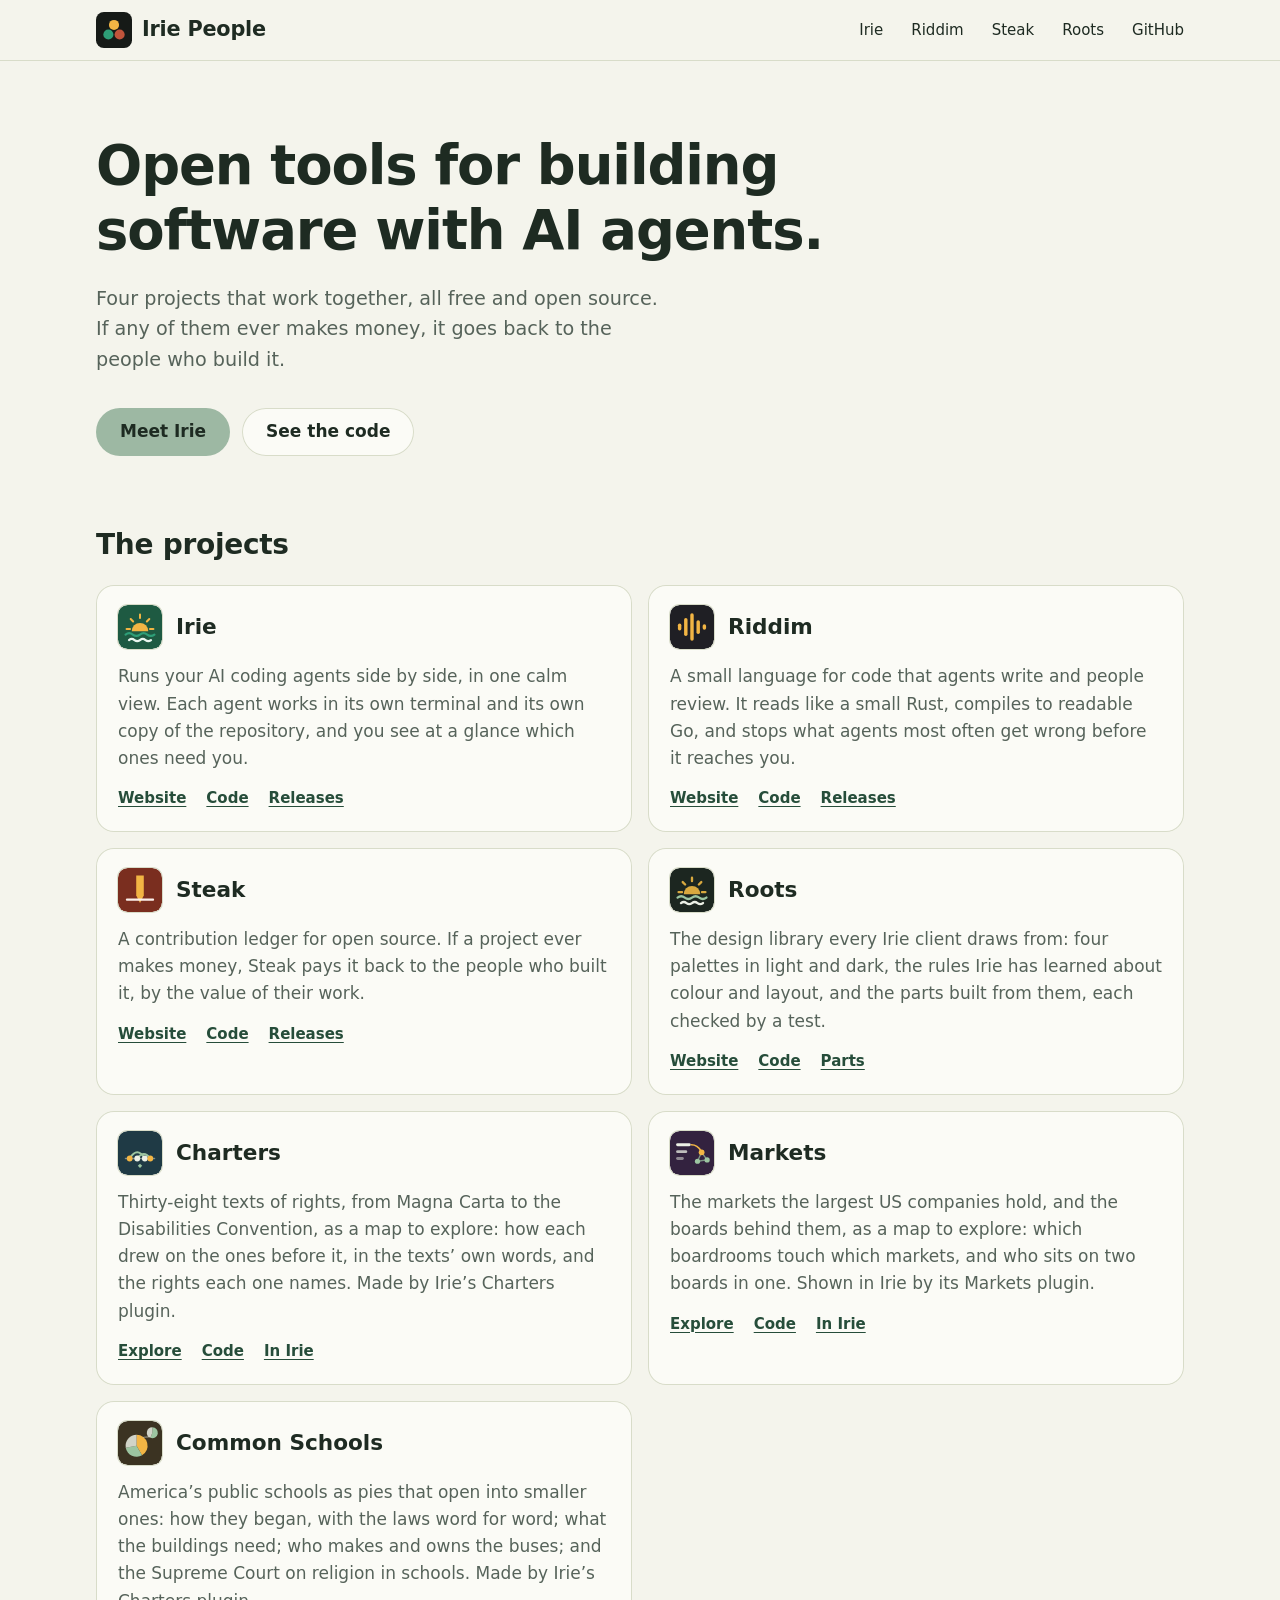
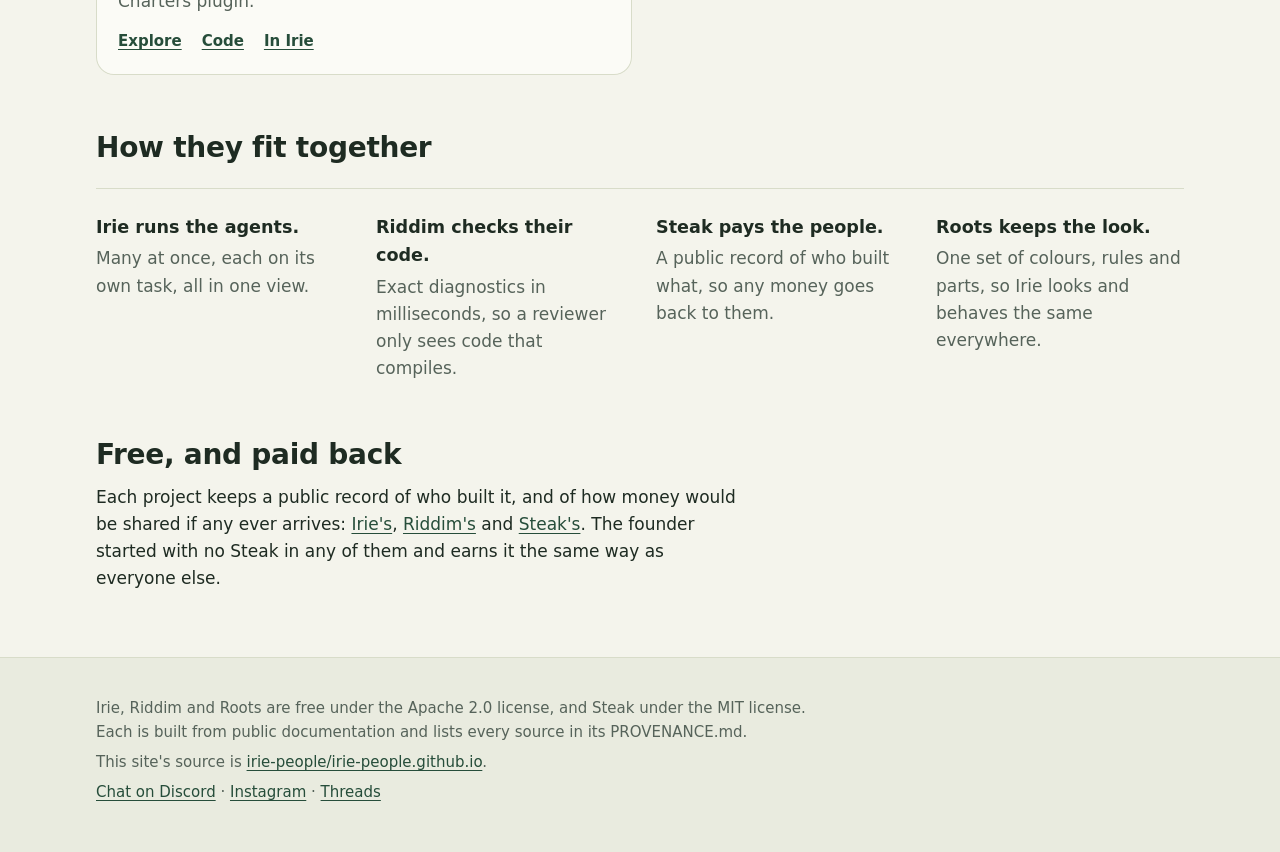
<file: index.html>
<!doctype html>
<html lang="en">
<head>
<meta charset="utf-8">
<meta name="viewport" content="width=device-width, initial-scale=1">
<meta name="color-scheme" content="light dark">
<title>Irie People · open tools for building software with AI agents</title>
<meta name="description" content="Irie, Riddim, Steak and Roots: free, open-source tools for building software with AI coding agents, and for paying back the people who build them.">
<meta property="og:type" content="website">
<meta property="og:site_name" content="Irie People">
<meta property="og:title" content="Irie People · open tools for building software with AI agents">
<meta property="og:description" content="Irie, Riddim, Steak and Roots: free, open-source tools for building software with AI coding agents, and for paying back the people who build them.">
<meta property="og:url" content="https://irie-people.github.io/">
<meta property="og:image" content="https://irie-people.github.io/preview.png">
<meta property="og:image:width" content="1200">
<meta property="og:image:height" content="630">
<meta property="og:image:alt" content="The Irie People mark, three circles in sun, sea and red, and the words: Open tools for building software with AI agents. Below, the marks of Irie, Riddim and Steak.">
<meta name="twitter:card" content="summary_large_image">
<meta name="twitter:title" content="Irie People · open tools for building software with AI agents">
<meta name="twitter:description" content="Irie, Riddim, Steak and Roots: free, open-source tools for building software with AI coding agents, and for paying back the people who build them.">
<meta name="twitter:image" content="https://irie-people.github.io/preview.png">
<meta name="twitter:image:alt" content="The Irie People mark, three circles in sun, sea and red, and the words: Open tools for building software with AI agents. Below, the marks of Irie, Riddim and Steak.">
<link rel="icon" href="favicon.svg" type="image/svg+xml">
<link rel="stylesheet" href="style.css">
</head>
<body>
<a class="skip" href="#main">Skip to the content</a>

<header class="site-header">
  <a class="brand" href="./" aria-current="page">
    <svg viewBox="0 0 64 64" aria-hidden="true" focusable="false"><rect width="64" height="64" rx="14" fill="#161A17"/><circle cx="32" cy="23" r="9" fill="#F2B544"/><circle cx="22" cy="40" r="9" fill="#2E9E77"/><circle cx="42" cy="40" r="9" fill="#C0543B"/></svg>
    <span>Irie People</span>
  </a>
  <nav aria-label="Site">
    <ul>
      <li><a href="irie/">Irie</a></li>
      <li><a href="riddim/">Riddim</a></li>
      <li><a href="steak/">Steak</a></li>
      <li><a href="roots/">Roots</a></li>
      <li><a href="https://github.com/irie-people">GitHub</a></li>
    </ul>
  </nav>
</header>

<main id="main">
  <section class="hero">
    <h1>Open tools for building software with AI agents.</h1>
    <p class="lede">Four projects that work together, all free and open source. If any of them ever makes money, it goes back to the people who build it.</p>
    <div class="actions">
      <a class="button" href="irie/">Meet Irie</a>
      <a class="button quiet" href="https://github.com/irie-people">See the code</a>
    </div>
  </section>

  <section class="projects" aria-labelledby="projects">
    <h2 id="projects">The projects</h2>
    <ul class="cards">
      <li class="card">
        <svg viewBox="0 0 64 64" aria-hidden="true" focusable="false"><rect width="64" height="64" rx="14" fill="#1E5A42"/><path d="M32 14v5M18.5 20.5l3.5 3.5M45.5 20.5l-3.5 3.5M12.5 35h5M46.5 35h5" stroke="#F2B544" stroke-width="3" stroke-linecap="round"/><path d="M20 38a12 12 0 0 1 24 0z" fill="#F2B544"/><path d="M11 43q5.25-4 10.5 0t10.5 0t10.5 0t10.5 0" fill="none" stroke="#2E9E77" stroke-width="3.2" stroke-linecap="round"/><path d="M16 51q4-3.2 8 0t8 0t8 0t8 0" fill="none" stroke="#EAF6EF" stroke-width="3.2" stroke-linecap="round"/></svg>
        <h3><a href="irie/">Irie</a></h3>
        <p>Runs your AI coding agents side by side, in one calm view. Each agent works in its own terminal and its own copy of the repository, and you see at a glance which ones need you.</p>
        <ul class="links">
          <li><a href="irie/">Website</a></li>
          <li><a href="https://github.com/irie-people/irie">Code</a></li>
          <li><a href="https://github.com/irie-people/irie/releases">Releases</a></li>
        </ul>
      </li>
      <li class="card">
        <svg viewBox="0 0 64 64" aria-hidden="true" focusable="false"><rect width="64" height="64" rx="14" fill="#1F1F24"/><g fill="#F2B544"><rect x="11.5" y="27" width="5" height="10" rx="2.5"/><rect x="20.5" y="19" width="5" height="26" rx="2.5"/><rect x="29.5" y="12" width="5" height="40" rx="2.5"/><rect x="38.5" y="22" width="5" height="20" rx="2.5"/><rect x="47.5" y="28" width="5" height="8" rx="2.5"/></g></svg>
        <h3><a href="riddim/">Riddim</a></h3>
        <p>A small language for code that agents write and people review. It reads like a small Rust, compiles to readable Go, and stops what agents most often get wrong before it reaches you.</p>
        <ul class="links">
          <li><a href="riddim/">Website</a></li>
          <li><a href="https://github.com/irie-people/riddim">Code</a></li>
          <li><a href="https://github.com/irie-people/riddim/releases">Releases</a></li>
        </ul>
      </li>
      <li class="card">
        <svg viewBox="0 0 64 64" aria-hidden="true" focusable="false"><rect width="64" height="64" rx="14" fill="#7A2E1F"/><path d="M26.5 11h11v29l-5.5 11-5.5-11z" fill="#F2B544"/><path d="M13 46h38" stroke="#FBEFEA" stroke-width="3.2" stroke-linecap="round"/></svg>
        <h3><a href="steak/">Steak</a></h3>
        <p>A contribution ledger for open source. If a project ever makes money, Steak pays it back to the people who built it, by the value of their work.</p>
        <ul class="links">
          <li><a href="steak/">Website</a></li>
          <li><a href="https://github.com/irie-people/steak">Code</a></li>
          <li><a href="https://github.com/irie-people/steak/releases">Releases</a></li>
        </ul>
      </li>
      <li class="card">
        <svg viewBox="0 0 64 64" aria-hidden="true" focusable="false"><rect width="64" height="64" rx="14" fill="#1C2620"/><path d="M32 14v5M18.5 20.5l3.5 3.5M45.5 20.5l-3.5 3.5M12.5 35h5M46.5 35h5" stroke="#D9A93F" stroke-width="3.4" stroke-linecap="round"/><path d="M20 38a12 12 0 0 1 24 0z" fill="#D9A93F"/><path d="M11 43q5.25-4 10.5 0t10.5 0t10.5 0t10.5 0" fill="none" stroke="#9CC5A1" stroke-width="3.4" stroke-linecap="round"/><path d="M16 51q4-3.2 8 0t8 0t8 0t8 0" fill="none" stroke="#ECF0E6" stroke-width="3.4" stroke-linecap="round"/></svg>
        <h3><a href="roots/">Roots</a></h3>
        <p>The design library every Irie client draws from: four palettes in light and dark, the rules Irie has learned about colour and layout, and the parts built from them, each checked by a test.</p>
        <ul class="links">
          <li><a href="roots/">Website</a></li>
          <li><a href="https://github.com/irie-people/roots">Code</a></li>
          <li><a href="roots/explorer/index.html">Parts</a></li>
        </ul>
      </li>
      <li class="card">
        <svg viewBox="0 0 64 64" aria-hidden="true" focusable="false"><rect width="64" height="64" rx="14" fill="#1F3A45"/><path d="M11 40h42" stroke="#ECF0E6" stroke-width="2.4" stroke-linecap="round" opacity=".45"/><path d="M17 40q11-18 22 0M28 40q9.5-13 19 0" fill="none" stroke="#9CC5A1" stroke-width="2.8" stroke-linecap="round"/><circle cx="17" cy="40" r="4.2" fill="#F2B544"/><circle cx="28" cy="40" r="4.2" fill="#ECF0E6"/><circle cx="39" cy="40" r="4.2" fill="#ECF0E6"/><circle cx="47" cy="40" r="4.2" fill="#F2B544"/><path d="M32 47.5l3.2 3.2-3.2 3.2-3.2-3.2z" fill="#9CC5A1"/></svg>
        <h3><a href="charters/">Charters</a></h3>
        <p>Thirty-eight texts of rights, from Magna Carta to the Disabilities Convention, as a map to explore: how each drew on the ones before it, in the texts’ own words, and the rights each one names. Made by Irie’s Charters plugin.</p>
        <ul class="links">
          <li><a href="charters/">Explore</a></li>
          <li><a href="https://github.com/irie-people/charters">Code</a></li>
          <li><a href="irie/recipes.html#charters">In Irie</a></li>
        </ul>
      </li>
      <li class="card">
        <svg viewBox="0 0 64 64" aria-hidden="true" focusable="false"><rect width="64" height="64" rx="14" fill="#33223F"/><g fill="none" stroke-linecap="round"><path d="M11 20h17" stroke="#ECF0E6" stroke-width="4.2"/><path d="M11 30h12" stroke="#ECF0E6" stroke-width="4.2" opacity=".75"/><path d="M11 40h7" stroke="#ECF0E6" stroke-width="4.2" opacity=".5"/><path d="M31 20q9 0 14 9" stroke="#F2B544" stroke-width="2.4"/><path d="M46 31L40 44M46 31L54 42M40 44L54 42" stroke="#9CC5A1" stroke-width="2" opacity=".7"/></g><circle cx="46" cy="31" r="4.2" fill="#F2B544"/><circle cx="40" cy="44" r="3.8" fill="#9CC5A1"/><circle cx="54" cy="42" r="3.8" fill="#9CC5A1"/></svg>
        <h3><a href="markets/">Markets</a></h3>
        <p>The markets the largest US companies hold, and the boards behind them, as a map to explore: which boardrooms touch which markets, and who sits on two boards in one. Shown in Irie by its Markets plugin.</p>
        <ul class="links">
          <li><a href="markets/">Explore</a></li>
          <li><a href="https://github.com/irie-people/markets">Code</a></li>
          <li><a href="irie/recipes.html#markets">In Irie</a></li>
        </ul>
      </li>
      <li class="card">
        <svg viewBox="0 0 64 64" aria-hidden="true" focusable="false"><rect width="64" height="64" rx="14" fill="#3B3322"/><path d="M27 36L27 20A16 16 0 0 1 35 49.86Z" fill="#F2B544"/><path d="M27 36L35 49.86A16 16 0 0 1 11.24 38.78Z" fill="#9CC5A1"/><path d="M27 36L11.24 38.78A16 16 0 0 1 27 20Z" fill="#ECF0E6" opacity=".85"/><path d="M37.3 23.7L44.9 23.1" stroke="#ECF0E6" stroke-width="1.6" stroke-linecap="round" opacity=".5"/><path d="M50 17L50 9A8 8 0 1 1 47.26 24.52Z" fill="#9CC5A1"/><path d="M50 17L47.26 24.52A8 8 0 0 1 50 9Z" fill="#ECF0E6" opacity=".85"/></svg>
        <h3><a href="common-schools/">Common Schools</a></h3>
        <p>America’s public schools as pies that open into smaller ones: how they began, with the laws word for word; what the buildings need; who makes and owns the buses; and the Supreme Court on religion in schools. Made by Irie’s Charters plugin.</p>
        <ul class="links">
          <li><a href="common-schools/">Explore</a></li>
          <li><a href="https://github.com/irie-people/common-schools">Code</a></li>
          <li><a href="irie/recipes.html#schools">In Irie</a></li>
        </ul>
      </li>
    </ul>
  </section>

  <section aria-labelledby="fit">
    <h2 id="fit">How they fit together</h2>
    <ul class="fit">
      <li><strong>Irie runs the agents.</strong> Many at once, each on its own task, all in one view.</li>
      <li><strong>Riddim checks their code.</strong> Exact diagnostics in milliseconds, so a reviewer only sees code that compiles.</li>
      <li><strong>Steak pays the people.</strong> A public record of who built what, so any money goes back to them.</li>
      <li><strong>Roots keeps the look.</strong> One set of colours, rules and parts, so Irie looks and behaves the same everywhere.</li>
    </ul>
  </section>

  <section aria-labelledby="paid-back">
    <h2 id="paid-back">Free, and paid back</h2>
    <p>Each project keeps a public record of who built it, and of how money would be shared if any ever arrives: <a href="https://github.com/irie-people/stake">Irie's</a>, <a href="https://github.com/irie-people/riddim-stake">Riddim's</a> and <a href="https://github.com/irie-people/steak-stake">Steak's</a>. The founder started with no Steak in any of them and earns it the same way as everyone else.</p>
  </section>
</main>

<footer class="site-footer">
  <p>Irie, Riddim and Roots are free under the Apache 2.0 license, and Steak under the MIT license. Each is built from public documentation and lists every source in its PROVENANCE.md.</p>
  <p>This site's source is <a href="https://github.com/irie-people/irie-people.github.io">irie-people/irie-people.github.io</a>.</p>
  <p><a href="https://discord.gg/XrP63ujbPH">Chat on Discord</a> · <a href="https://www.instagram.com/irie_people/">Instagram</a> · <a href="https://www.threads.com/@irie_people">Threads</a></p>
</footer>
</body>
</html>
</file>
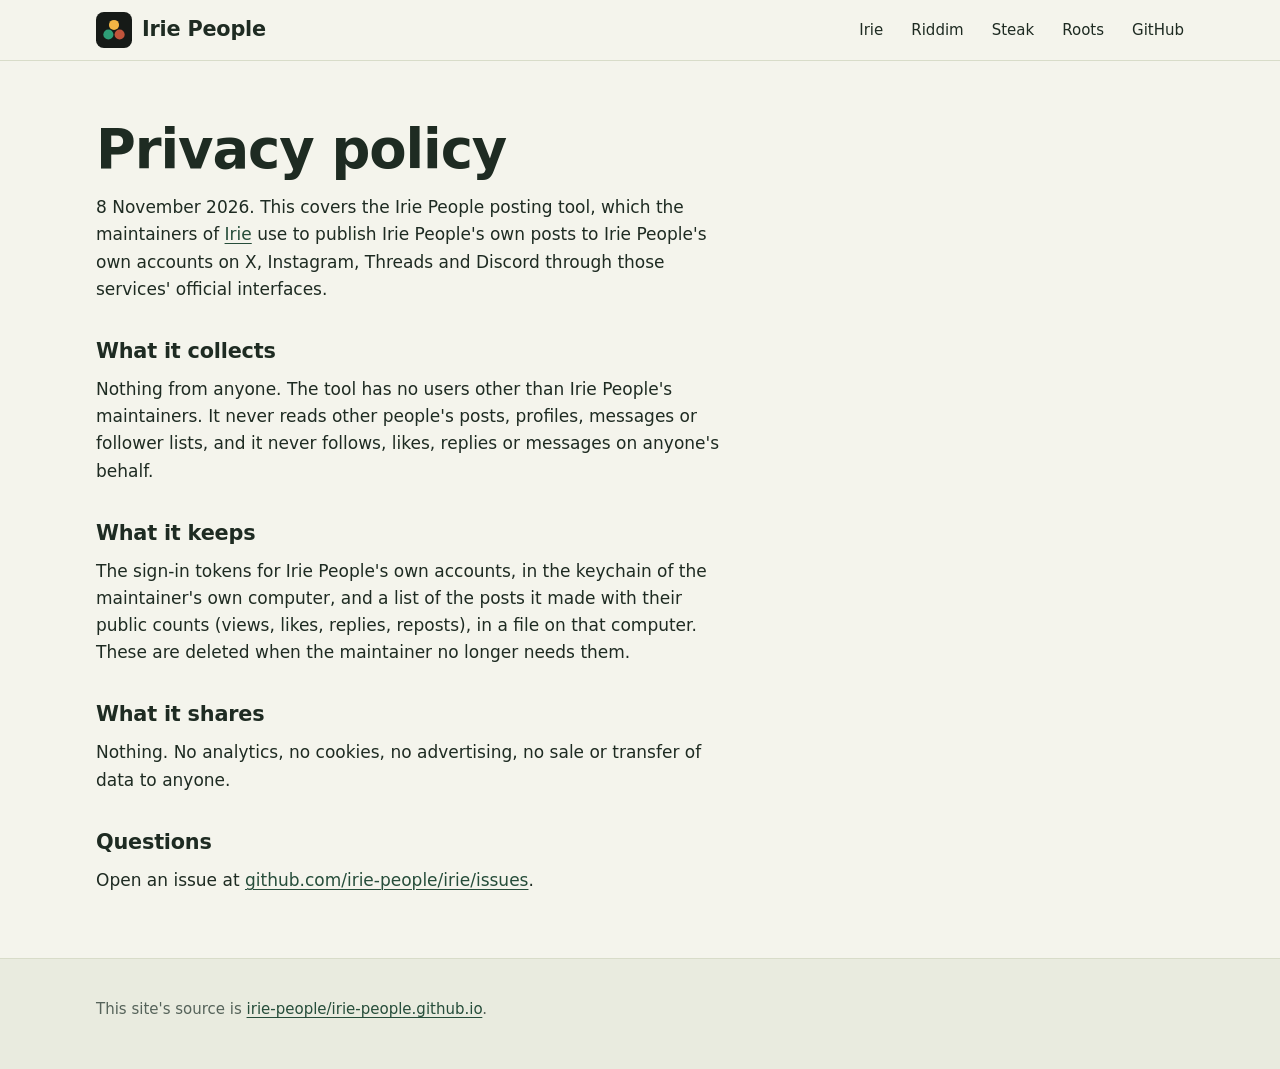
<file: privacy/index.html>
<!doctype html>
<html lang="en">
<head>
<meta charset="utf-8">
<meta name="viewport" content="width=device-width, initial-scale=1">
<meta name="color-scheme" content="light dark">
<title>Privacy policy · Irie People</title>
<link rel="icon" href="/favicon.svg" type="image/svg+xml">
<link rel="stylesheet" href="/style.css">
</head>
<body>
<a class="skip" href="#main">Skip to the content</a>

<header class="site-header">
  <a class="brand" href="/">
    <svg viewBox="0 0 64 64" aria-hidden="true" focusable="false"><rect width="64" height="64" rx="14" fill="#161A17"/><circle cx="32" cy="23" r="9" fill="#F2B544"/><circle cx="22" cy="40" r="9" fill="#2E9E77"/><circle cx="42" cy="40" r="9" fill="#C0543B"/></svg>
    <span>Irie People</span>
  </a>
  <nav aria-label="Site">
    <ul>
      <li><a href="/irie/">Irie</a></li>
      <li><a href="/riddim/">Riddim</a></li>
      <li><a href="/steak/">Steak</a></li>
      <li><a href="/roots/">Roots</a></li>
      <li><a href="https://github.com/irie-people">GitHub</a></li>
    </ul>
  </nav>
</header>

<main id="main">
<article class="prose">
<h1>Privacy policy</h1>
<p>8 November 2026. This covers the Irie People posting tool, which the maintainers of <a href="https://github.com/irie-people/irie">Irie</a> use to publish Irie People's own posts to Irie People's own accounts on X, Instagram, Threads and Discord through those services' official interfaces.</p>
<h2>What it collects</h2>
<p>Nothing from anyone. The tool has no users other than Irie People's maintainers. It never reads other people's posts, profiles, messages or follower lists, and it never follows, likes, replies or messages on anyone's behalf.</p>
<h2>What it keeps</h2>
<p>The sign-in tokens for Irie People's own accounts, in the keychain of the maintainer's own computer, and a list of the posts it made with their public counts (views, likes, replies, reposts), in a file on that computer. These are deleted when the maintainer no longer needs them.</p>
<h2>What it shares</h2>
<p>Nothing. No analytics, no cookies, no advertising, no sale or transfer of data to anyone.</p>
<h2>Questions</h2>
<p>Open an issue at <a href="https://github.com/irie-people/irie/issues">github.com/irie-people/irie/issues</a>.</p>
</article>
</main>

<footer class="site-footer">
  <p>This site's source is <a href="https://github.com/irie-people/irie-people.github.io">irie-people/irie-people.github.io</a>.</p>
</footer>
</body>
</html>
</file>
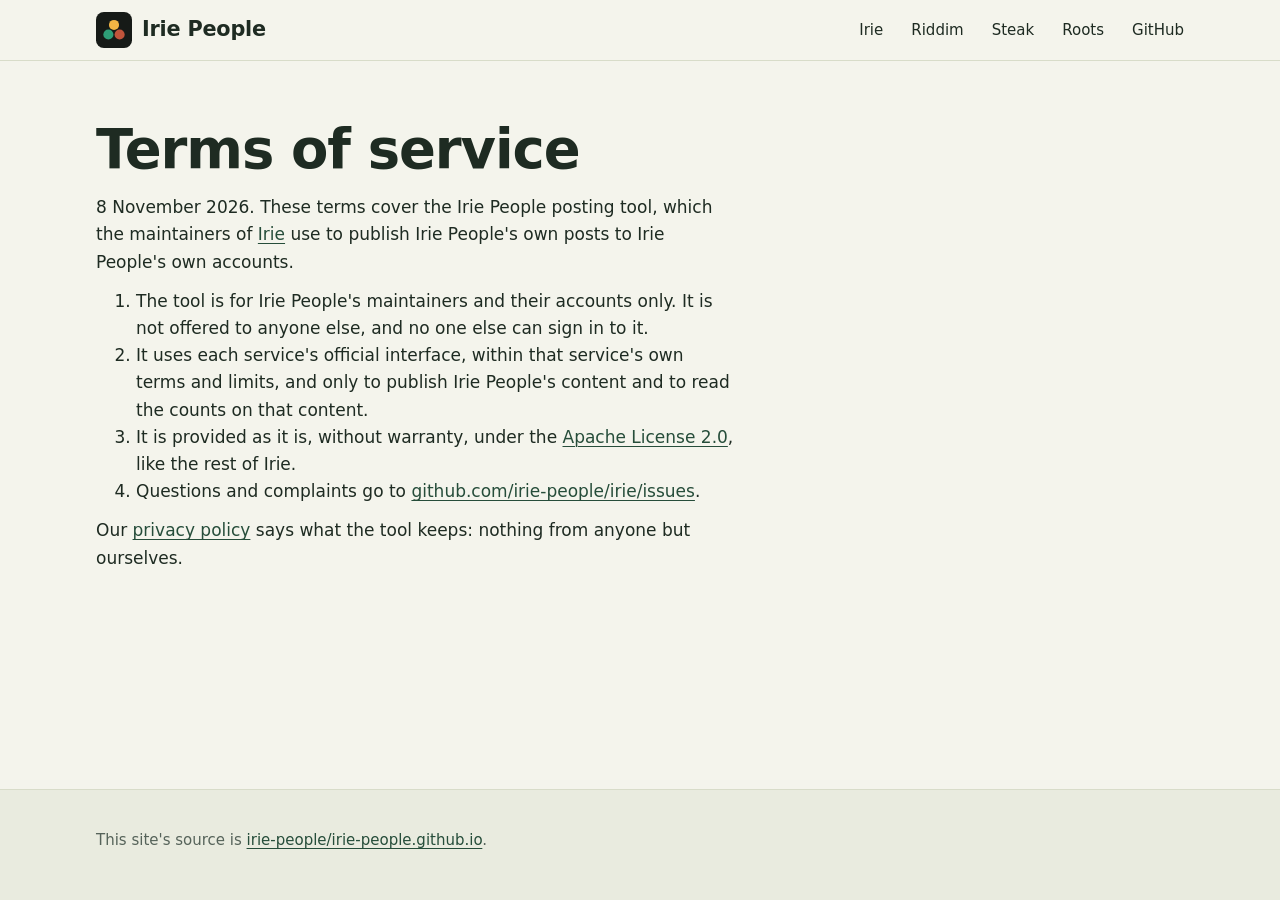
<file: terms/index.html>
<!doctype html>
<html lang="en">
<head>
<meta charset="utf-8">
<meta name="viewport" content="width=device-width, initial-scale=1">
<meta name="color-scheme" content="light dark">
<title>Terms of service · Irie People</title>
<link rel="icon" href="/favicon.svg" type="image/svg+xml">
<link rel="stylesheet" href="/style.css">
</head>
<body>
<a class="skip" href="#main">Skip to the content</a>

<header class="site-header">
  <a class="brand" href="/">
    <svg viewBox="0 0 64 64" aria-hidden="true" focusable="false"><rect width="64" height="64" rx="14" fill="#161A17"/><circle cx="32" cy="23" r="9" fill="#F2B544"/><circle cx="22" cy="40" r="9" fill="#2E9E77"/><circle cx="42" cy="40" r="9" fill="#C0543B"/></svg>
    <span>Irie People</span>
  </a>
  <nav aria-label="Site">
    <ul>
      <li><a href="/irie/">Irie</a></li>
      <li><a href="/riddim/">Riddim</a></li>
      <li><a href="/steak/">Steak</a></li>
      <li><a href="/roots/">Roots</a></li>
      <li><a href="https://github.com/irie-people">GitHub</a></li>
    </ul>
  </nav>
</header>

<main id="main">
<article class="prose">
<h1>Terms of service</h1>
<p>8 November 2026. These terms cover the Irie People posting tool, which the maintainers of <a href="https://github.com/irie-people/irie">Irie</a> use to publish Irie People's own posts to Irie People's own accounts.</p>
<ol>
<li>The tool is for Irie People's maintainers and their accounts only. It is not offered to anyone else, and no one else can sign in to it.</li>
<li>It uses each service's official interface, within that service's own terms and limits, and only to publish Irie People's content and to read the counts on that content.</li>
<li>It is provided as it is, without warranty, under the <a href="https://github.com/irie-people/irie/blob/main/LICENSE">Apache License 2.0</a>, like the rest of Irie.</li>
<li>Questions and complaints go to <a href="https://github.com/irie-people/irie/issues">github.com/irie-people/irie/issues</a>.</li>
</ol>
<p>Our <a href="/privacy/">privacy policy</a> says what the tool keeps: nothing from anyone but ourselves.</p>
</article>
</main>

<footer class="site-footer">
  <p>This site's source is <a href="https://github.com/irie-people/irie-people.github.io">irie-people/irie-people.github.io</a>.</p>
</footer>
</body>
</html>
</file>
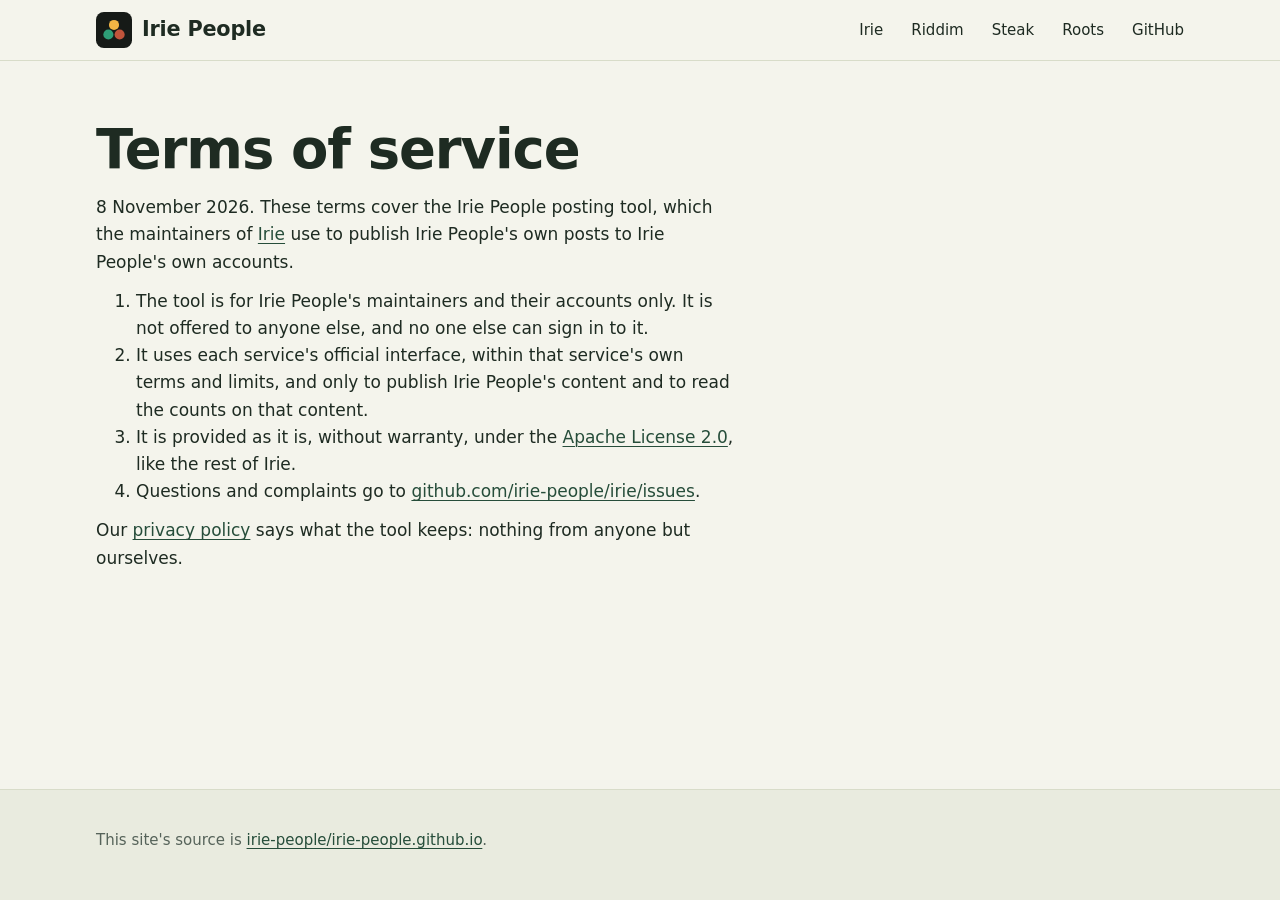
<file: terms.html>
<!doctype html>
<html lang="en">
<head>
<meta charset="utf-8">
<meta name="viewport" content="width=device-width, initial-scale=1">
<meta name="color-scheme" content="light dark">
<title>Terms of service · Irie People</title>
<link rel="icon" href="/favicon.svg" type="image/svg+xml">
<link rel="stylesheet" href="/style.css">
</head>
<body>
<a class="skip" href="#main">Skip to the content</a>

<header class="site-header">
  <a class="brand" href="/">
    <svg viewBox="0 0 64 64" aria-hidden="true" focusable="false"><rect width="64" height="64" rx="14" fill="#161A17"/><circle cx="32" cy="23" r="9" fill="#F2B544"/><circle cx="22" cy="40" r="9" fill="#2E9E77"/><circle cx="42" cy="40" r="9" fill="#C0543B"/></svg>
    <span>Irie People</span>
  </a>
  <nav aria-label="Site">
    <ul>
      <li><a href="/irie/">Irie</a></li>
      <li><a href="/riddim/">Riddim</a></li>
      <li><a href="/steak/">Steak</a></li>
      <li><a href="/roots/">Roots</a></li>
      <li><a href="https://github.com/irie-people">GitHub</a></li>
    </ul>
  </nav>
</header>

<main id="main">
<article class="prose">
<h1>Terms of service</h1>
<p>8 November 2026. These terms cover the Irie People posting tool, which the maintainers of <a href="https://github.com/irie-people/irie">Irie</a> use to publish Irie People's own posts to Irie People's own accounts.</p>
<ol>
<li>The tool is for Irie People's maintainers and their accounts only. It is not offered to anyone else, and no one else can sign in to it.</li>
<li>It uses each service's official interface, within that service's own terms and limits, and only to publish Irie People's content and to read the counts on that content.</li>
<li>It is provided as it is, without warranty, under the <a href="https://github.com/irie-people/irie/blob/main/LICENSE">Apache License 2.0</a>, like the rest of Irie.</li>
<li>Questions and complaints go to <a href="https://github.com/irie-people/irie/issues">github.com/irie-people/irie/issues</a>.</li>
</ol>
<p>Our <a href="privacy.html">privacy policy</a> says what the tool keeps: nothing from anyone but ourselves.</p>
</article>
</main>

<footer class="site-footer">
  <p>This site's source is <a href="https://github.com/irie-people/irie-people.github.io">irie-people/irie-people.github.io</a>.</p>
</footer>
</body>
</html>
</file>
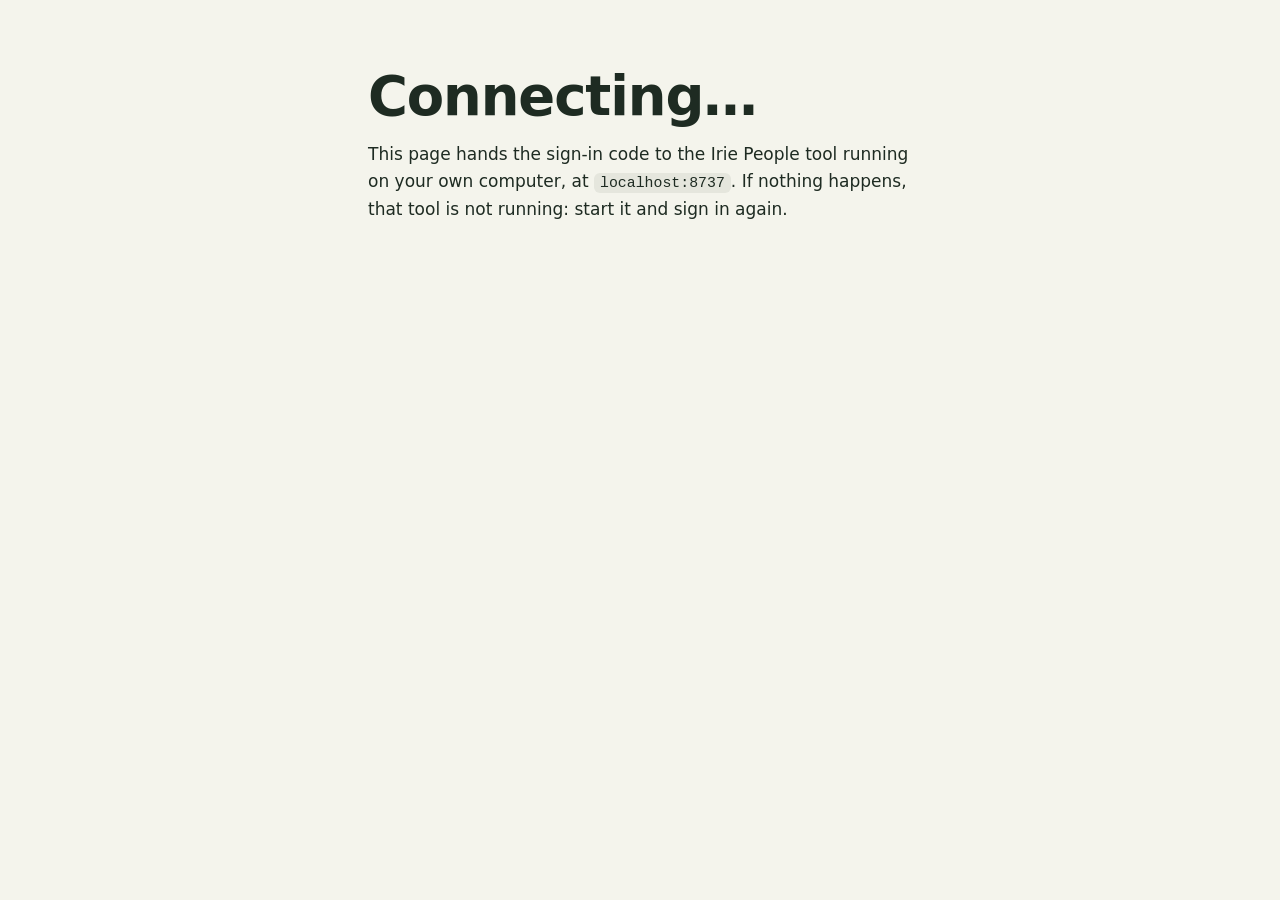
<file: x-callback.html>
<!doctype html>
<meta charset="utf-8">
<meta name="robots" content="noindex">
<title>Irie People · connecting</title>
<link rel="icon" href="favicon.svg">
<link rel="stylesheet" href="style.css">
<main style="max-width:36rem;margin:4rem auto;padding:0 1rem">
<h1>Connecting…</h1>
<p>This page hands the sign-in code to the Irie People tool running on your own computer, at <code>localhost:8737</code>. If nothing happens, that tool is not running: start it and sign in again.</p>
</main>
<script>
  if (location.search) location.replace("http://localhost:8737/" + location.search);
</script>
</file>
<file: style.css>
/* The irie-people home page. One stylesheet, no build step, no web fonts.

   It draws from Roots, Irie People's design library
   (github.com/irie-people/roots), as Irie's site does: its colours are the
   roles of Roots' Evergreen palette, copied between the design: comments
   exactly as Irie's site/style.css has them (Irie's tools/design.sh checks
   that copy), and its parts follow Roots' components: one prominent button,
   soft buttons and pills, cards a step up from the page with a hairline,
   focus rings in the accent. Each project keeps its own colour in its mark.
   The page follows the system's light or dark setting. */

:root {
  /* design: evergreen light */
  --sidebar: #F4F4EC; --ground: #E9EBDF; --card: #FBFBF6; --panel: #F1F2E8; --field: #FDFDF9;
  --edge: #D8DCC9; --hover: #F6F7EF; --selection: #DDE5D3; --needs-tint: #FBE5DC;
  --ink: #1E2B22; --muted: #56635A;
  --accent: #2F5D46; --accent-ink: #264D3A; --accent-fill: #9DB8A3; --on-accent: #1E2B22;
  --needs: #892319; --done: #2C7043; --paused: #8C5500; --frozen: #00566B;
  --sun: #D9A93F; --waves: #5E8A6E;
  /* design: end */
  color-scheme: light;

  --page: var(--sidebar);
  --foot: var(--ground);
  --text: var(--ink);
  --quiet: var(--muted);
  --link: var(--accent-ink);
  --line: var(--edge);
  --line-strong: color-mix(in oklab, var(--muted) 70%, var(--edge));
  --wash: color-mix(in srgb, var(--ink) 7%, transparent);

  --font: -apple-system, BlinkMacSystemFont, "SF Pro Text", "Segoe UI Variable Text", "Segoe UI", system-ui, Roboto, "Helvetica Neue", Arial, "Noto Sans", sans-serif;
  --round: ui-rounded, "SF Pro Rounded", -apple-system, BlinkMacSystemFont, "Segoe UI Variable Display", system-ui, Roboto, "Helvetica Neue", Arial, sans-serif;
  --mono: ui-monospace, "SF Mono", SFMono-Regular, "Cascadia Mono", Menlo, Consolas, "Liberation Mono", "DejaVu Sans Mono", monospace;

  --page-width: 68rem;
  --measure: 40rem;
  --gutter: 1.5rem;
  --radius: 14px;
  --radius-card: 18px;
  --pill: 999px;
  --ease: cubic-bezier(.2, .85, .25, 1);
}

@media (prefers-color-scheme: dark) {
  :root {
    /* design: evergreen dark */
    --sidebar: #141C17; --ground: #0E1410; --card: #1C2620; --panel: #18221C; --field: #202B24;
    --edge: #34443A; --hover: #25322A; --selection: #2A3D31; --needs-tint: #4A251C;
    --ink: #ECF0E6; --muted: #B3BFB5;
    --accent: #9CC5A1; --accent-ink: #B3D6B8; --accent-fill: #9CC5A1; --on-accent: #12201A;
    --needs: #FF9585; --done: #B0F2B1; --paused: #EFC468; --frozen: #86E0FD;
    --sun: #D9A93F; --waves: #9CC5A1;
    /* design: end */
    color-scheme: dark;
    --line-strong: color-mix(in oklab, var(--muted) 55%, var(--edge));
  }
}

/* Increase Contrast (Roots principles §7.1) */
@media (prefers-contrast: more) {
  :root {
    --text: color-mix(in oklab, var(--ink) 65%, #000);
    --quiet: color-mix(in oklab, var(--muted) 65%, #000);
    --link: color-mix(in oklab, var(--accent-ink) 65%, #000);
    --line: color-mix(in oklab, var(--edge) 60%, var(--ink));
    --line-strong: var(--muted);
  }
}
@media (prefers-contrast: more) and (prefers-color-scheme: dark) {
  :root {
    --text: color-mix(in oklab, var(--ink) 55%, #fff);
    --quiet: color-mix(in oklab, var(--muted) 55%, #fff);
    --link: color-mix(in oklab, var(--accent-ink) 55%, #fff);
  }
}

/* Base */

*, *::before, *::after { box-sizing: border-box; }

html { -webkit-text-size-adjust: 100%; text-size-adjust: 100%; }

body {
  display: flex;
  flex-direction: column;
  min-height: 100vh;
  margin: 0;
  background: var(--page);
  color: var(--text);
  font: 1.0625rem/1.6 var(--font);
  -webkit-font-smoothing: antialiased;
}

img, svg { max-width: 100%; }

h1, h2, h3 { margin: 0; font-family: var(--round); font-weight: 600; line-height: 1.2; text-wrap: balance; }
h1 { font-size: clamp(2.1rem, 1.2rem + 3.4vw, 3.4rem); letter-spacing: -0.02em; max-width: 20ch; }
h2 { font-size: clamp(1.4rem, 1.15rem + 1vw, 1.75rem); letter-spacing: -0.01em; }
h3 { font-size: 1.2rem; }
p, ul, ol { margin: 0.75rem 0 0; max-width: var(--measure); }
strong, b { font-weight: 600; }

a { color: var(--link); text-decoration-thickness: 1px; text-underline-offset: 0.18em; }
a:hover { text-decoration-thickness: 2px; }
:focus-visible { outline: 2px solid var(--accent); outline-offset: 2px; border-radius: 4px; }

code, pre, kbd { font-family: var(--mono); font-size: 0.875em; }
:not(pre) > code { padding: 0.125rem 0.375rem; border-radius: 6px; background: var(--wash); }

.skip {
  position: absolute;
  left: var(--gutter);
  top: -4rem;
  z-index: 20;
  padding: 0.5rem 1rem;
  border-radius: var(--pill);
  background: var(--accent-fill);
  color: var(--on-accent);
  font-weight: 600;
}
.skip:focus { top: 0.75rem; }

/* The frame: the bar, the page and the foot. The bar and the foot run the
   whole width, their contents lined up with the page's. */

.site-header,
.site-footer {
  padding-inline: max(var(--gutter), calc((100% - var(--page-width)) / 2));
}

.site-header {
  display: flex;
  flex-wrap: wrap;
  align-items: center;
  justify-content: space-between;
  gap: 0.5rem 1.5rem;
  padding-block: 0.75rem;
  border-bottom: 1px solid var(--line);
  background: var(--page);
}

.brand {
  display: inline-flex;
  align-items: center;
  gap: 0.625rem;
  color: var(--text);
  font-family: var(--round);
  font-size: 1.3rem;
  font-weight: 600;
  letter-spacing: -0.01em;
  text-decoration: none;
}
.brand svg { width: 2.25rem; height: 2.25rem; flex: none; }

.site-header ul {
  display: flex;
  flex-wrap: wrap;
  gap: 0.25rem;
  margin: 0 -0.75rem;
  padding: 0;
  list-style: none;
  max-width: none;
}
.site-header nav a {
  display: inline-flex;
  align-items: center;
  min-height: 2.25rem;
  padding: 0 0.75rem;
  border-radius: var(--pill);
  color: var(--text);
  font-size: 0.9375rem;
  text-decoration: none;
  transition: background-color .15s var(--ease);
}
.site-header nav a:hover { background: var(--wash); }
.site-header nav a[aria-current="page"] { background: var(--selection); font-weight: 600; }

@media (min-width: 48rem) {
  .site-header {
    position: sticky;
    top: 0;
    z-index: 10;
    background: color-mix(in srgb, var(--page) 88%, transparent);
    -webkit-backdrop-filter: saturate(1.2) blur(12px);
    backdrop-filter: saturate(1.2) blur(12px);
  }
  [id] { scroll-margin-top: 5.5rem; }
}

/* The page fills the window, so a short page keeps its foot at the bottom */
main {
  flex: 1 0 auto;
  width: 100%;
  max-width: calc(var(--page-width) + 2 * var(--gutter));
  margin: 0 auto;
  padding: 0 var(--gutter) 4rem;
}

section { padding: 3.5rem 0 0; }

.site-footer {
  padding-block: 2rem 3rem;
  border-top: 1px solid var(--line);
  background: var(--foot);
  color: var(--quiet);
  font-size: 0.9375rem;
}
.site-footer p { margin: 0.375rem 0 0; max-width: 46rem; }

/* Links to the other irie-people sites. The same rules are in the base
   stylesheet of Irie, Riddim and Steak, so they keep their values here
   until those change with them. */
.family { display: flex; flex-wrap: wrap; align-items: center; gap: 0.3rem 0.9rem; margin: 0 0 0.8rem; }
.family strong { color: var(--ink); }
.family a { display: inline-flex; align-items: center; gap: 0.35rem; }
.family .dot { width: 0.7rem; height: 0.7rem; border-radius: 3px; display: inline-block; }
.dot.irie { background: #1E5A42; }
.dot.riddim { background: #1F1F24; box-shadow: inset 0 -0.25rem 0 #F2B544; }
.dot.steak { background: #7A2E1F; }
.dot.roots { background: #1C2620; box-shadow: inset 0 -0.25rem 0 #9CC5A1; }
@media (prefers-color-scheme: dark) {
  .dot.riddim { background: #34343C; }
  .dot.roots { background: #34443A; }
}

/* Buttons (Roots components §3.6): one prominent button in the accent's
   fill, and soft ones on a card with a hairline, round and 48 px tall. */

.actions { display: flex; flex-wrap: wrap; gap: 0.75rem; margin-top: 2rem; }
.button {
  display: inline-flex;
  align-items: center;
  justify-content: center;
  min-height: 3rem;
  padding: 0 1.5rem;
  border-radius: var(--pill);
  background: var(--accent-fill);
  color: var(--on-accent);
  font-weight: 600;
  line-height: 1.25;
  text-decoration: none;
  transition: background-color .15s var(--ease);
}
.button:hover { background: color-mix(in oklab, var(--accent-fill) 86%, var(--ink)); color: var(--on-accent); }
.button.quiet { background: var(--card); color: var(--text); box-shadow: inset 0 0 0 1px var(--line); }
.button.quiet:hover { background: var(--hover); box-shadow: inset 0 0 0 1px var(--line-strong); }

/* The home page */

.hero { padding: 4.5rem 0 1rem; }
.lede { margin-top: 1.25rem; color: var(--quiet); font-size: 1.2rem; max-width: 36rem; }

/* The projects: a card each, flat, with its own mark beside its name */
.cards {
  display: grid;
  grid-template-columns: repeat(auto-fit, minmax(min(100%, 26rem), 1fr));
  gap: 1rem;
  margin: 1.5rem 0 0;
  padding: 0;
  list-style: none;
  max-width: none;
}
.card {
  display: grid;
  grid-template-columns: auto minmax(0, 1fr);
  align-items: center;
  align-content: start;
  gap: 0 0.875rem;
  height: 100%;
  padding: 1.25rem 1.375rem 1.375rem;
  border-radius: var(--radius-card);
  background: var(--card);
  box-shadow: inset 0 0 0 1px var(--line);
}
.card > svg { width: 2.75rem; height: 2.75rem; border-radius: 0.6rem; box-shadow: 0 0 0 1px var(--line); }
.card h3 { font-size: 1.35rem; }
.card > p, .card > .links { grid-column: 1 / -1; }
.card h3 a { color: var(--text); text-decoration: none; }
.card h3 a:hover { text-decoration: underline; text-decoration-thickness: 2px; }
.card p { margin-top: 0.875rem; color: var(--quiet); }
.links { display: flex; flex-wrap: wrap; gap: 0.25rem 1.25rem; margin: 0.875rem 0 0; padding: 0; list-style: none; font-weight: 600; font-size: 0.9375rem; }

/* How they fit: four short lines */
.fit {
  display: grid;
  grid-template-columns: repeat(auto-fit, minmax(min(100%, 14rem), 1fr));
  gap: 1.25rem 2rem;
  margin: 1.5rem 0 0;
  padding: 1.5rem 0 0;
  border-top: 1px solid var(--line);
  list-style: none;
  max-width: none;
}
.fit li { color: var(--quiet); }
.fit strong { display: block; margin-bottom: 0.25rem; color: var(--text); font-family: var(--round); font-size: 1.1rem; }

/* A page of plain text: the 404, the policies */
.prose { max-width: var(--measure); padding-top: 3.5rem; }
.prose h2 { margin-top: 2.25rem; font-size: 1.3rem; }

@media (max-width: 40rem) {
  :root { --gutter: 1rem; }
  body { font-size: 1rem; }
  .hero { padding-top: 2.5rem; }
  .lede { font-size: 1.1rem; }
  .site-header ul { margin-inline: -0.625rem; }
  .site-header nav a { padding: 0 0.625rem; }
}

@media (prefers-reduced-motion: no-preference) {
  html { scroll-behavior: smooth; }
}
@media (prefers-reduced-motion: reduce) {
  *, *::before, *::after { transition: none !important; }
}
</file>
